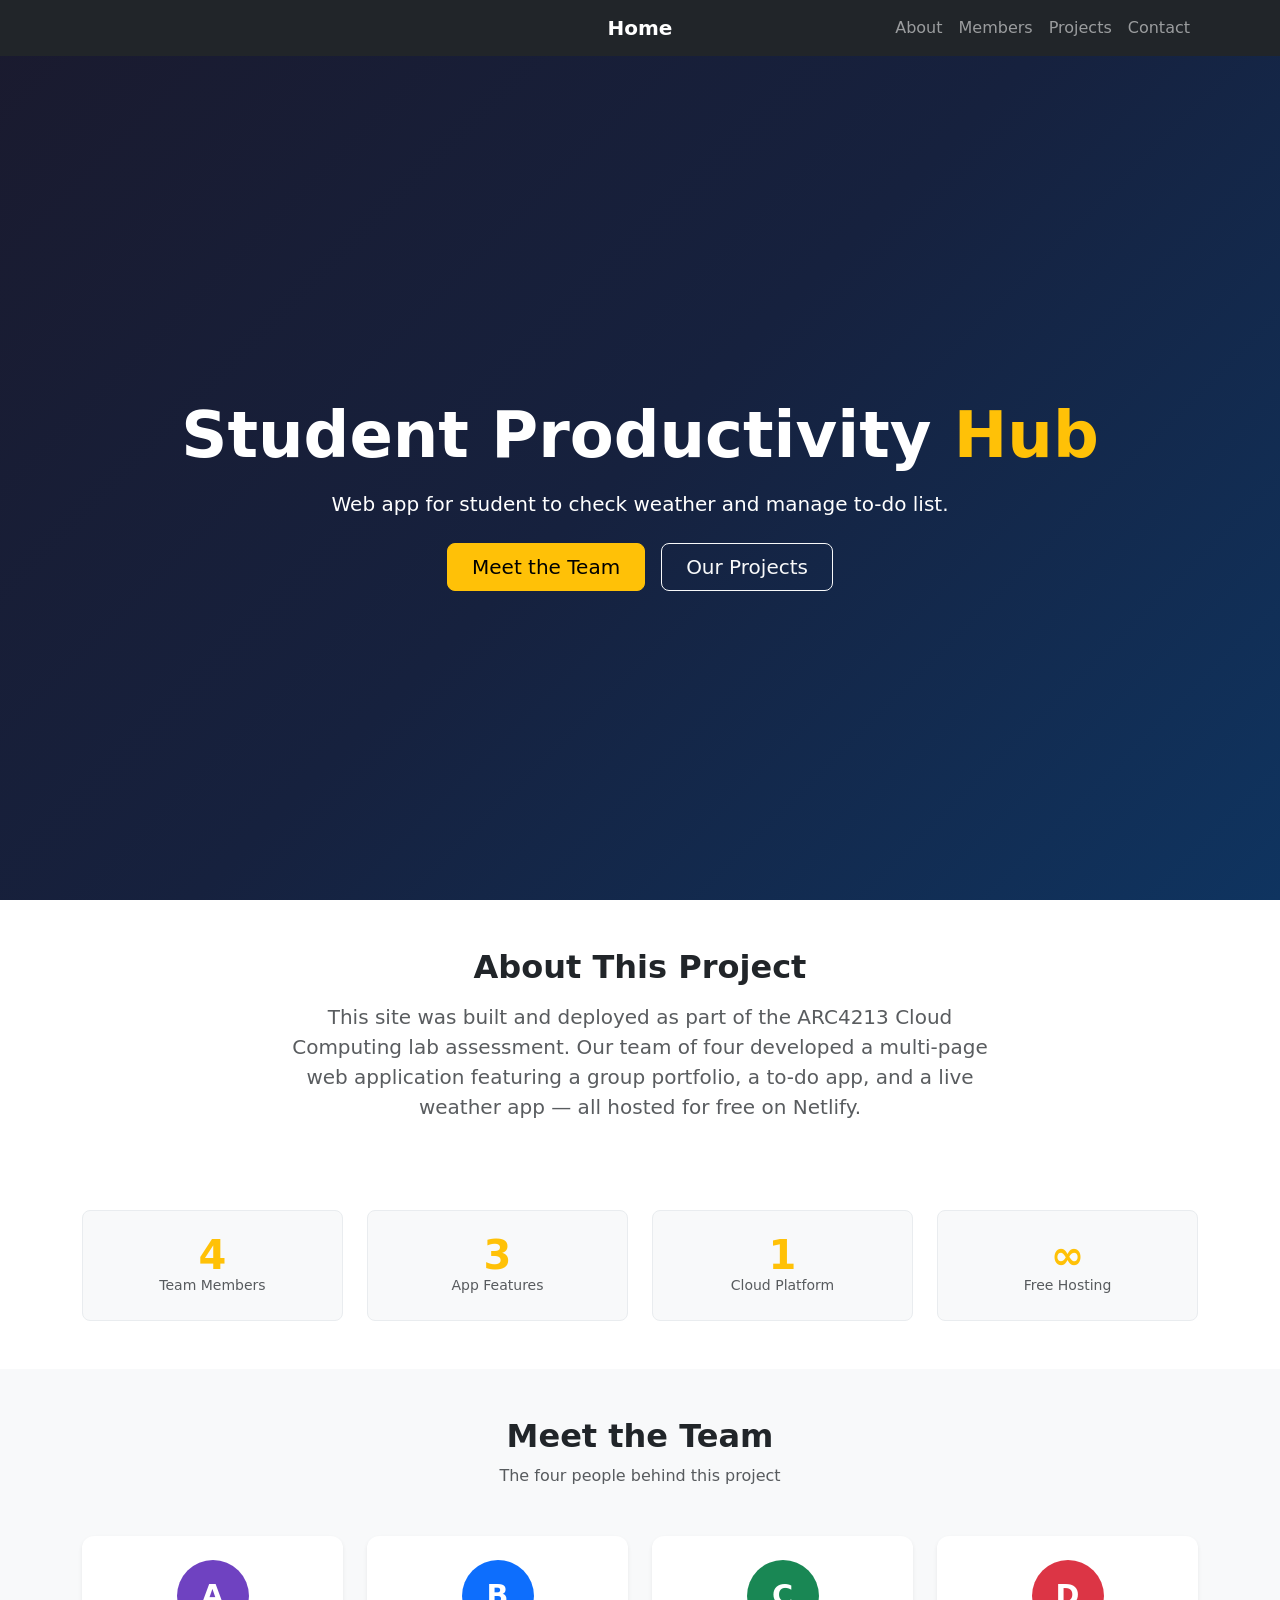
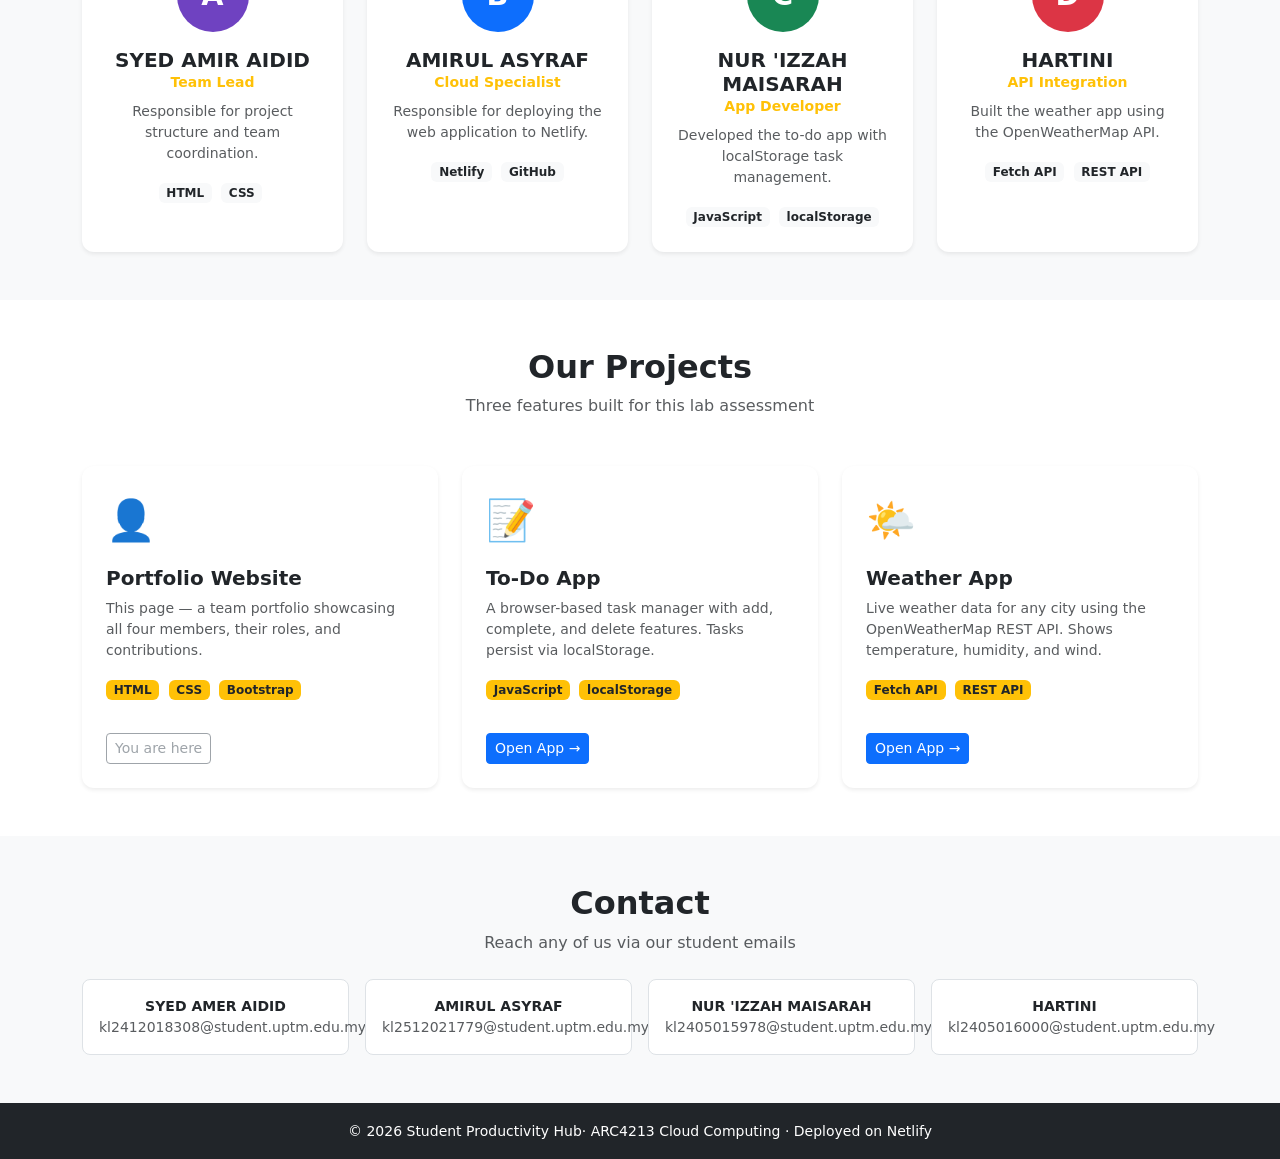
<file: index.html>
<!DOCTYPE html>
<html lang="en">
<head>
  <meta charset="UTF-8">
  <meta name="viewport" content="width=device-width, initial-scale=1.0">
  <title>Group Portfolio</title>
  <link href="https://cdn.jsdelivr.net/npm/bootstrap@5.3.0/dist/css/bootstrap.min.css" rel="stylesheet">
  <link rel="stylesheet" href="css/style.css">
</head>
<body>

  <!-- Navbar -->
  <nav class="navbar navbar-expand-lg navbar-dark bg-dark fixed-top">
    <div class="container">
      <a class="navbar-brand fw-bold" href="#">Home</a>
      <button class="navbar-toggler" type="button" data-bs-toggle="collapse" data-bs-target="#navMenu">
        <span class="navbar-toggler-icon"></span>
      </button>
      <div class="collapse navbar-collapse" id="navMenu">
        <ul class="navbar-nav ms-auto">
          <li class="nav-item"><a class="nav-link" href="#about">About</a></li>
          <li class="nav-item"><a class="nav-link" href="#members">Members</a></li>
          <li class="nav-item"><a class="nav-link" href="#projects">Projects</a></li>
          <li class="nav-item"><a class="nav-link" href="#contact">Contact</a></li>
        </ul>
      </div>
    </div>
  </nav>

  <!-- Hero -->
  <section class="hero d-flex align-items-center text-white">
    <div class="container text-center">
      <p class="text-warning fw-semibold mb-2 letter-spacing"></p>
      <h1 class="display-3 fw-bold mb-3">Student Productivity <span class="text-warning">Hub</span></h1>
      <p class="lead mb-4">Web app for student to <b>check weather</b> and manage <b>to-do list.</b></p>
      <div class="d-flex justify-content-center gap-3 flex-wrap">
        <a href="#members" class="btn btn-warning btn-lg px-4">Meet the Team</a>
        <a href="#projects" class="btn btn-outline-light btn-lg px-4">Our Projects</a>
      </div>
    </div>
  </section>

  <!-- About -->
  <section id="about" class="py-5">
    <div class="container">
      <div class="row justify-content-center">
        <div class="col-lg-8 text-center">
          <h2 class="fw-bold mb-3">About This Project</h2>
          <p class="lead text-muted">This site was built and deployed as part of the ARC4213 Cloud Computing lab assessment. Our team of four developed a multi-page web application featuring a group portfolio, a to-do app, and a live weather app — all hosted for free on Netlify.</p>
        </div>
      </div>

      <!-- Stats row -->
      <div class="row text-center mt-5 g-4">
        <div class="col-6 col-md-3">
          <div class="stat-card p-4 rounded-3">
            <div class="stat-number text-warning">4</div>
            <div class="text-muted small">Team Members</div>
          </div>
        </div>
        <div class="col-6 col-md-3">
          <div class="stat-card p-4 rounded-3">
            <div class="stat-number text-warning">3</div>
            <div class="text-muted small">App Features</div>
          </div>
        </div>
        <div class="col-6 col-md-3">
          <div class="stat-card p-4 rounded-3">
            <div class="stat-number text-warning">1</div>
            <div class="text-muted small">Cloud Platform</div>
          </div>
        </div>
        <div class="col-6 col-md-3">
          <div class="stat-card p-4 rounded-3">
            <div class="stat-number text-warning">∞</div>
            <div class="text-muted small">Free Hosting</div>
          </div>
        </div>
      </div>
    </div>
  </section>

  <!-- Members -->
  <section id="members" class="py-5 bg-light">
    <div class="container">
      <h2 class="fw-bold text-center mb-2">Meet the Team</h2>
      <p class="text-center text-muted mb-5">The four people behind this project</p>

      <div class="row g-4 justify-content-center">

        <!-- Member 1 -->
        <div class="col-sm-6 col-lg-3">
          <div class="member-card card h-100 text-center border-0 shadow-sm">
            <div class="card-body p-4">
              <div class="avatar mx-auto mb-3" style="background: #6f42c1;">A</div>
              <h5 class="fw-bold mb-0">SYED AMIR AIDID</h5>
              <p class="text-warning small fw-semibold mb-2">Team Lead</p>
              <p class="text-muted small">Responsible for project structure and team coordination.</p>
              <div class="mt-3">
                <span class="badge bg-light text-dark me-1">HTML</span>
                <span class="badge bg-light text-dark me-1">CSS</span>
              </div>
            </div>
          </div>
        </div>

        <!-- Member 2 -->
        <div class="col-sm-6 col-lg-3">
          <div class="member-card card h-100 text-center border-0 shadow-sm">
            <div class="card-body p-4">
              <div class="avatar mx-auto mb-3" style="background: #0d6efd;">B</div>
              <h5 class="fw-bold mb-0">AMIRUL ASYRAF</h5>
              <p class="text-warning small fw-semibold mb-2">Cloud Specialist</p>
              <p class="text-muted small">Responsible for deploying the web application to Netlify.</p>
              <div class="mt-3">
                <span class="badge bg-light text-dark me-1">Netlify</span>
                <span class="badge bg-light text-dark">GitHub</span>
              </div>
            </div>
          </div>
        </div>

        <!-- Member 3 -->
        <div class="col-sm-6 col-lg-3">
          <div class="member-card card h-100 text-center border-0 shadow-sm">
            <div class="card-body p-4">
              <div class="avatar mx-auto mb-3" style="background: #198754;">C</div>
              <h5 class="fw-bold mb-0">NUR 'IZZAH MAISARAH</h5>
              <p class="text-warning small fw-semibold mb-2">App Developer</p>
              <p class="text-muted small">Developed the to-do app with localStorage task management.</p>
              <div class="mt-3">
                <span class="badge bg-light text-dark me-1">JavaScript</span>
                <span class="badge bg-light text-dark">localStorage</span>
              </div>
            </div>
          </div>
        </div>

        <!-- Member 4 -->
        <div class="col-sm-6 col-lg-3">
          <div class="member-card card h-100 text-center border-0 shadow-sm">
            <div class="card-body p-4">
              <div class="avatar mx-auto mb-3" style="background: #dc3545;">D</div>
              <h5 class="fw-bold mb-0">HARTINI</h5>
              <p class="text-warning small fw-semibold mb-2">API Integration</p>
              <p class="text-muted small">Built the weather app using the OpenWeatherMap API.</p>
              <div class="mt-3">
                <span class="badge bg-light text-dark me-1">Fetch API</span>
                <span class="badge bg-light text-dark">REST API</span>
              </div>
            </div>
          </div>
        </div>

      </div>
    </div>
  </section>

  <!-- Projects -->
  <section id="projects" class="py-5">
    <div class="container">
      <h2 class="fw-bold text-center mb-2">Our Projects</h2>
      <p class="text-center text-muted mb-5">Three features built for this lab assessment</p>

      <div class="row g-4 justify-content-center">
        <div class="col-md-4">
          <div class="project-card card h-100 border-0 shadow-sm">
            <div class="card-body p-4">
              <div class="project-icon mb-3">👤</div>
              <h5 class="fw-bold">Portfolio Website</h5>
              <p class="text-muted small">This page — a team portfolio showcasing all four members, their roles, and contributions.</p>
              <div class="mt-3">
                <span class="badge bg-warning text-dark me-1">HTML</span>
                <span class="badge bg-warning text-dark me-1">CSS</span>
                <span class="badge bg-warning text-dark">Bootstrap</span>
              </div>
            </div>
            <div class="card-footer bg-transparent border-0 px-4 pb-4">
              <span class="btn btn-sm btn-outline-secondary disabled">You are here</span>
            </div>
          </div>
        </div>

        <div class="col-md-4">
          <div class="project-card card h-100 border-0 shadow-sm">
            <div class="card-body p-4">
              <div class="project-icon mb-3">📝</div>
              <h5 class="fw-bold">To-Do App</h5>
              <p class="text-muted small">A browser-based task manager with add, complete, and delete features. Tasks persist via localStorage.</p>
              <div class="mt-3">
                <span class="badge bg-warning text-dark me-1">JavaScript</span>
                <span class="badge bg-warning text-dark">localStorage</span>
              </div>
            </div>
            <div class="card-footer bg-transparent border-0 px-4 pb-4">
              <a href="todo.html" class="btn btn-sm btn-primary">Open App →</a>
            </div>
          </div>
        </div>

        <div class="col-md-4">
          <div class="project-card card h-100 border-0 shadow-sm">
            <div class="card-body p-4">
              <div class="project-icon mb-3">🌤️</div>
              <h5 class="fw-bold">Weather App</h5>
              <p class="text-muted small">Live weather data for any city using the OpenWeatherMap REST API. Shows temperature, humidity, and wind.</p>
              <div class="mt-3">
                <span class="badge bg-warning text-dark me-1">Fetch API</span>
                <span class="badge bg-warning text-dark">REST API</span>
              </div>
            </div>
            <div class="card-footer bg-transparent border-0 px-4 pb-4">
              <a href="weather.html" class="btn btn-sm btn-primary">Open App →</a>
            </div>
          </div>
        </div>
      </div>
    </div>
  </section>

  <!-- Contact -->
  <section id="contact" class="py-5 bg-light">
    <div class="container text-center">
      <h2 class="fw-bold mb-2">Contact</h2>
      <p class="text-muted mb-4">Reach any of us via our student emails</p>
      <div class="row justify-content-center g-3">
        <div class="col-sm-6 col-md-3">
          <div class="p-3 bg-white rounded-3 border">
            <div class="small fw-semibold">SYED AMER AIDID</div>
            <div class="small text-muted">kl2412018308@student.uptm.edu.my</div>
          </div>
        </div>
        <div class="col-sm-6 col-md-3">
          <div class="p-3 bg-white rounded-3 border">
            <div class="small fw-semibold">AMIRUL ASYRAF</div>
            <div class="small text-muted">kl2512021779@student.uptm.edu.my</div>
          </div>
        </div>
        <div class="col-sm-6 col-md-3">
          <div class="p-3 bg-white rounded-3 border">
            <div class="small fw-semibold">NUR 'IZZAH MAISARAH</div>
            <div class="small text-muted">kl2405015978@student.uptm.edu.my</div>
          </div>
        </div>
        <div class="col-sm-6 col-md-3">
          <div class="p-3 bg-white rounded-3 border">
            <div class="small fw-semibold">HARTINI</div>
            <div class="small text-muted">kl2405016000@student.uptm.edu.my</div>
          </div>
        </div>
      </div>
    </div>
  </section>

  <footer class="bg-dark text-white text-center py-3">
    <small>© 2026 Student Productivity Hub· ARC4213 Cloud Computing · Deployed on Netlify</small>
  </footer>

  <script src="https://cdn.jsdelivr.net/npm/bootstrap@5.3.0/dist/js/bootstrap.bundle.min.js"></script>
</body>
</html>
</file>
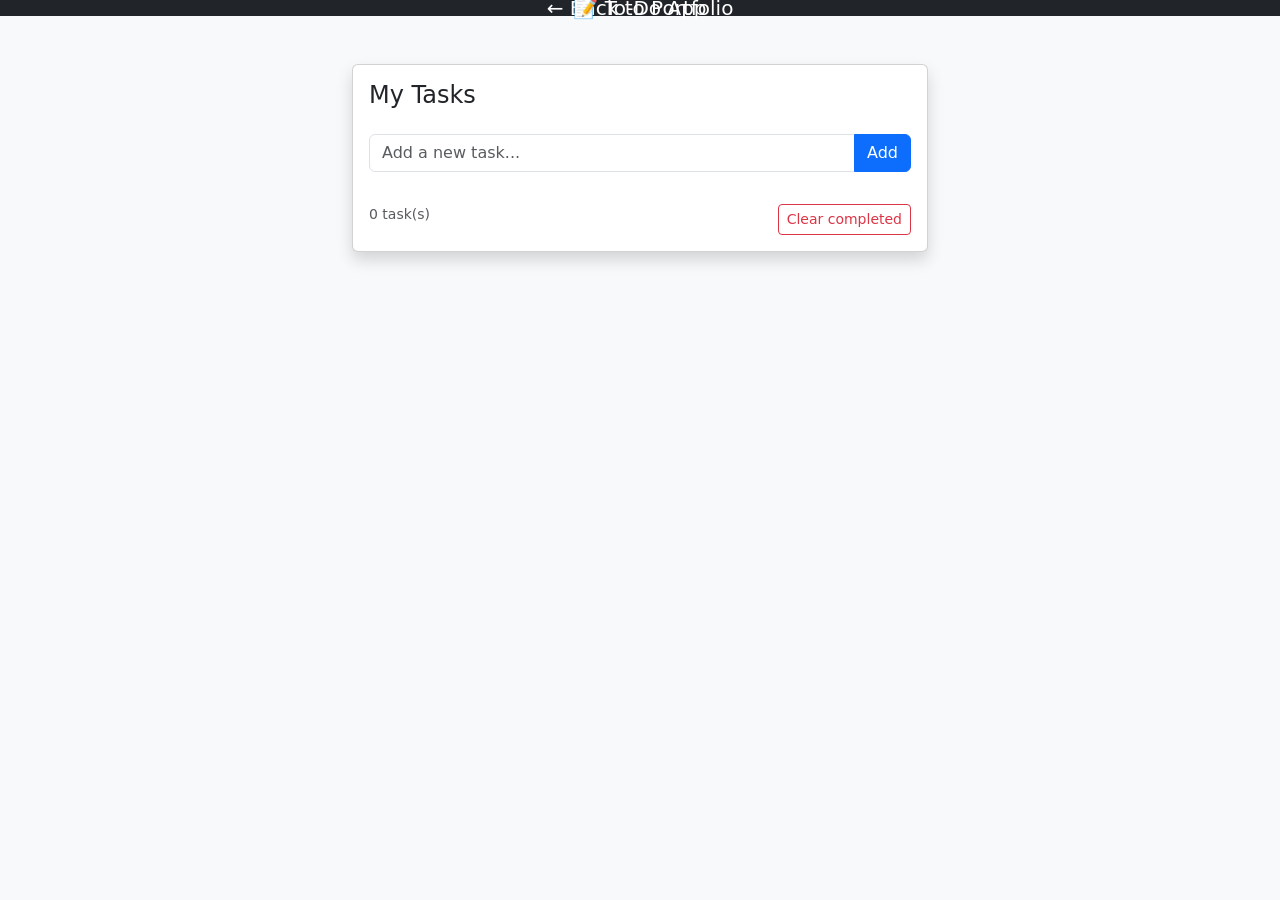
<file: todo.html>
<!DOCTYPE html>
<html lang="en">
<head>
  <meta charset="UTF-8">
  <title>To-Do App</title>
  <link href="https://cdn.jsdelivr.net/npm/bootstrap@5.3.0/dist/css/bootstrap.min.css" rel="stylesheet">
  <link rel="stylesheet" href="css/style.css">
</head>
<body class="bg-light">

  <nav class="navbar navbar-dark bg-dark">
    <div class="container">
      <a class="navbar-brand" href="index.html">← Back to Portfolio</a>
      <span class="navbar-brand">📝 To-Do App</span>
    </div>
  </nav>

  <div class="container py-5" style="max-width: 600px;">
    <div class="card shadow">
      <div class="card-body">
        <h4 class="card-title mb-4">My Tasks</h4>

        <div class="input-group mb-3">
          <input type="text" id="taskInput" class="form-control" placeholder="Add a new task...">
          <button class="btn btn-primary" onclick="addTask()">Add</button>
        </div>

        <ul id="taskList" class="list-group"></ul>

        <div class="mt-3 d-flex justify-content-between">
          <small id="taskCount" class="text-muted">0 tasks</small>
          <button class="btn btn-sm btn-outline-danger" onclick="clearCompleted()">Clear completed</button>
        </div>
      </div>
    </div>
  </div>

  <script src="js/todo.js"></script>
</body>
</html>
</file>
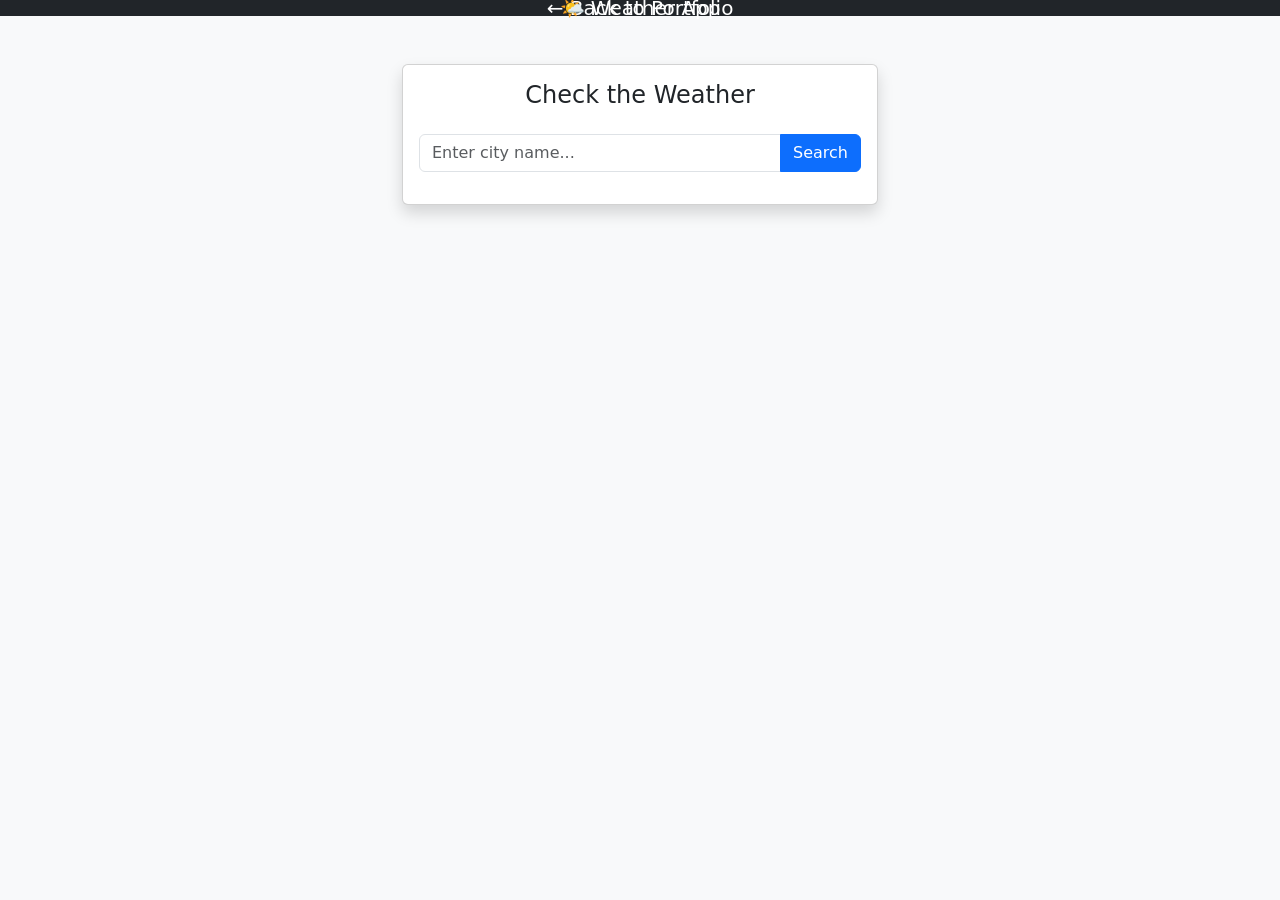
<file: weather.html>
<!DOCTYPE html>
<html lang="en">
<head>
  <meta charset="UTF-8">
  <title>Weather App</title>
  <link href="https://cdn.jsdelivr.net/npm/bootstrap@5.3.0/dist/css/bootstrap.min.css" rel="stylesheet">
  <link rel="stylesheet" href="css/style.css">
</head>
<body class="bg-light">

  <nav class="navbar navbar-dark bg-dark">
    <div class="container">
      <a class="navbar-brand" href="index.html">← Back to Portfolio</a>
      <span class="navbar-brand">🌤️ Weather App</span>
    </div>
  </nav>

  <div class="container py-5" style="max-width: 500px;">
    <div class="card shadow">
      <div class="card-body text-center">
        <h4 class="mb-4">Check the Weather</h4>

        <div class="input-group mb-3">
          <input type="text" id="cityInput" class="form-control" placeholder="Enter city name...">
          <button class="btn btn-primary" onclick="getWeather()">Search</button>
        </div>

        <div id="weatherResult" class="mt-4" style="display:none;">
          <div id="weatherIcon" style="font-size: 4rem;"></div>
          <h3 id="cityName" class="mt-2"></h3>
          <h1 id="temperature" class="display-4 fw-bold text-primary"></h1>
          <p id="description" class="text-capitalize text-muted fs-5"></p>
          <div class="row mt-3">
            <div class="col-6">
              <div class="card bg-light">
                <div class="card-body py-2">
                  <small class="text-muted">Humidity</small>
                  <p id="humidity" class="mb-0 fw-bold"></p>
                </div>
              </div>
            </div>
            <div class="col-6">
              <div class="card bg-light">
                <div class="card-body py-2">
                  <small class="text-muted">Wind Speed</small>
                  <p id="wind" class="mb-0 fw-bold"></p>
                </div>
              </div>
            </div>
          </div>
        </div>

        <div id="errorMsg" class="alert alert-danger mt-3" style="display:none;">
          City not found. Please try again.
        </div>
      </div>
    </div>
  </div>

  <script src="js/weather.js"></script>
</body>
</html>
</file>
<file: css/style.css>
.navbar .container {
  position: relative;
}

.navbar-brand {
  position: absolute;
  left: 50%;
  transform: translateX(-50%);
}

.hero {
  background: linear-gradient(135deg, #1a1a2e, #16213e, #0f3460);
  min-height: 100vh;
  padding-top: 80px;
}

.letter-spacing { letter-spacing: 2px; }

.stat-card {
  background: #f8f9fa;
  border: 1px solid #e9ecef;
}

.stat-number {
  font-size: 2.5rem;
  font-weight: 700;
  line-height: 1;
}

.avatar {
  width: 72px;
  height: 72px;
  border-radius: 50%;
  display: flex;
  align-items: center;
  justify-content: center;
  font-size: 1.8rem;
  font-weight: 700;
  color: white;
}

.member-card, .project-card {
  transition: transform 0.2s, box-shadow 0.2s;
  border-radius: 12px !important;
}

.member-card:hover, .project-card:hover {
  transform: translateY(-5px);
  box-shadow: 0 10px 30px rgba(0,0,0,0.12) !important;
}

.project-icon {
  font-size: 2.5rem;
}
</file>
